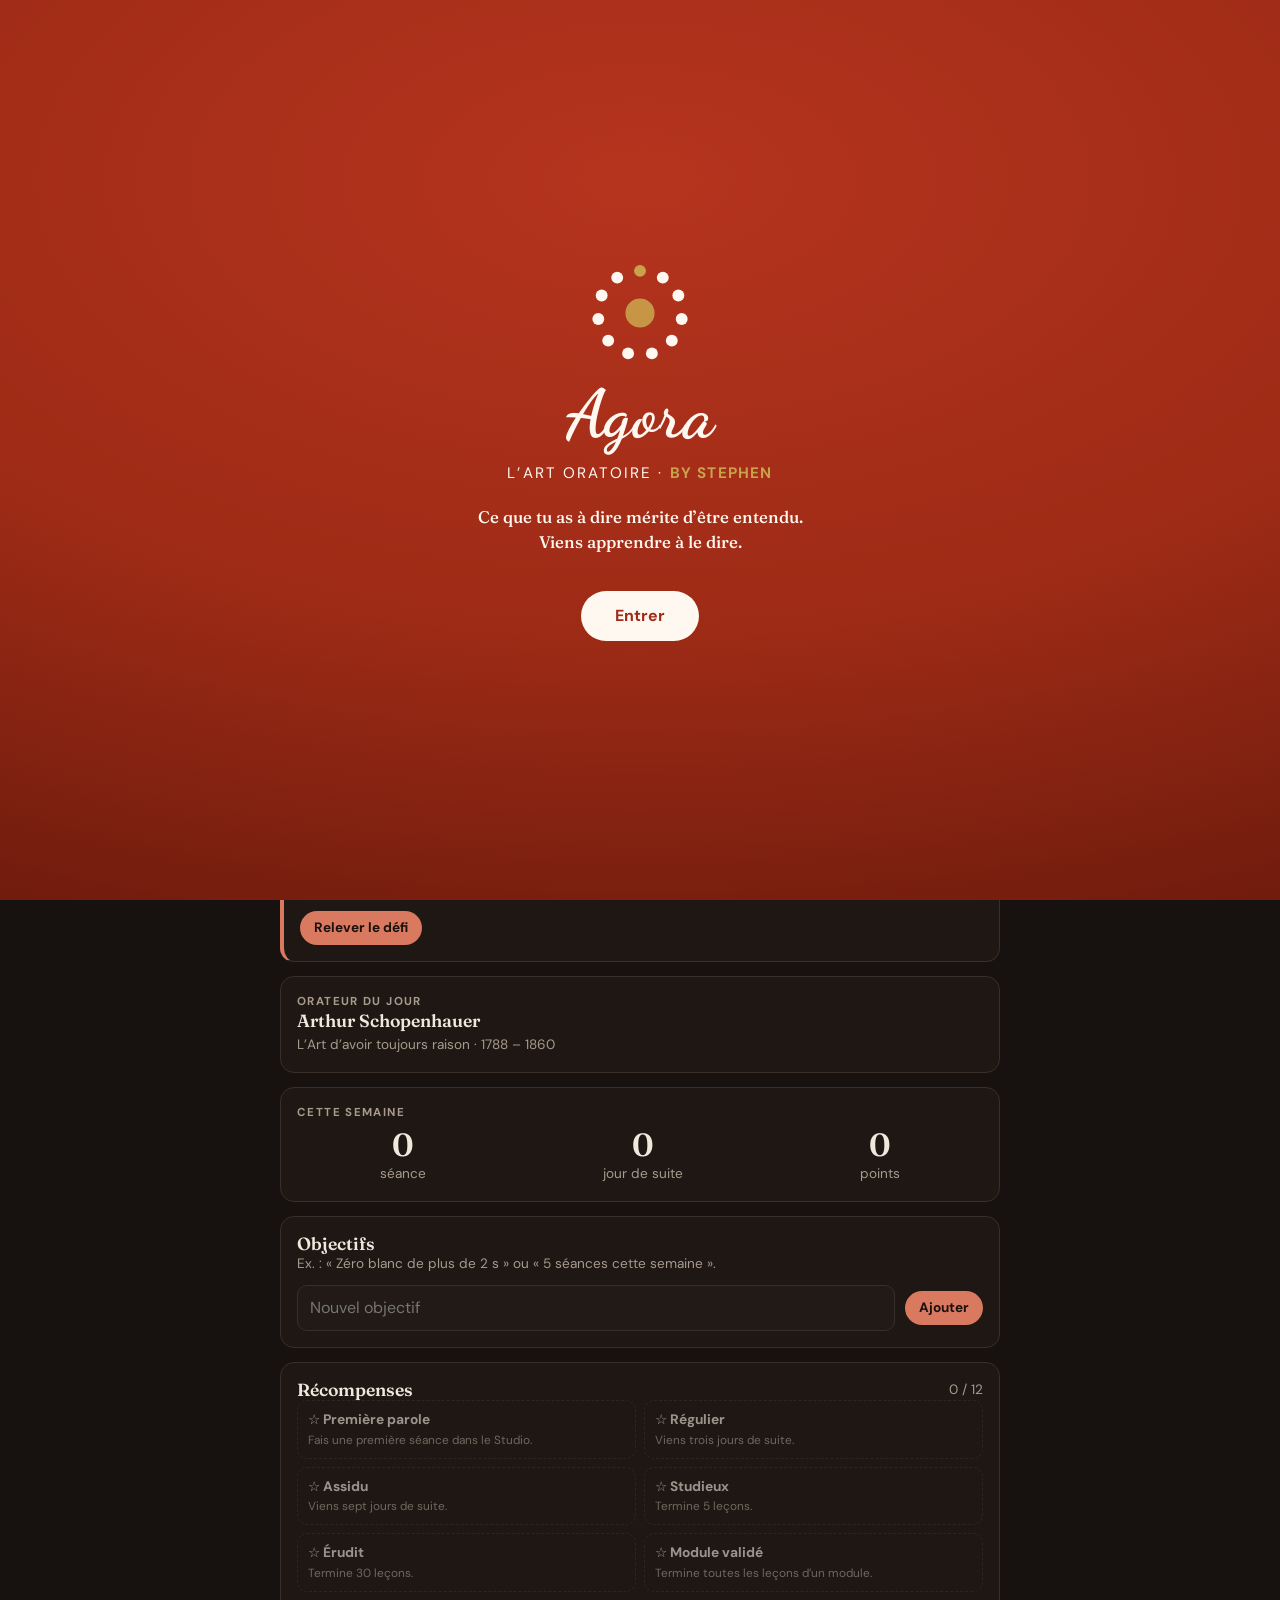
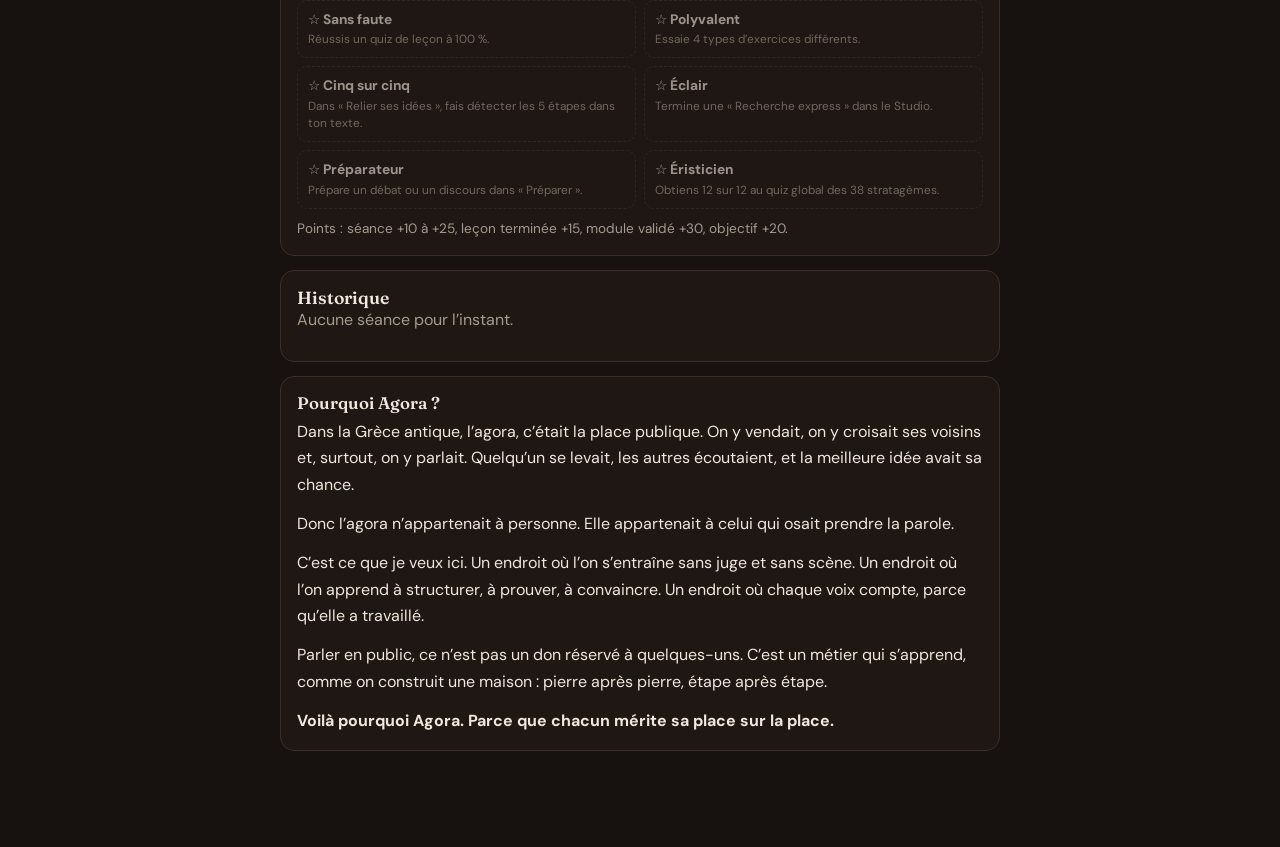
<file: index.html>
<!doctype html>
<html lang="fr">
<head>
<meta charset="utf-8">
<meta name="viewport" content="width=device-width,initial-scale=1,maximum-scale=1,user-scalable=no,viewport-fit=cover">
<meta http-equiv="Content-Security-Policy" content="default-src 'self'; script-src 'self' 'wasm-unsafe-eval'; style-src 'self' 'unsafe-inline'; img-src 'self' data: blob:; media-src 'self' blob:; frame-src https://embed.ted.com https://www.youtube-nocookie.com; font-src 'self'; connect-src 'self' data: blob:; manifest-src 'self'; worker-src 'self'; object-src 'none'; base-uri 'self'; form-action 'none'">
<meta name="referrer" content="no-referrer">
<title>Agora · L’art oratoire</title>
<meta name="description" content="Agora, l’art oratoire, by Stephen. Ton coach de prise de parole.">
<meta name="theme-color" content="#9E2B16">
<meta name="color-scheme" content="light dark">
<meta name="mobile-web-app-capable" content="yes">
<meta name="apple-mobile-web-app-capable" content="yes">
<meta name="apple-mobile-web-app-title" content="Agora">
<meta name="apple-mobile-web-app-status-bar-style" content="default">
<link rel="manifest" href="manifest.webmanifest">
<link rel="icon" type="image/png" sizes="192x192" href="icons/icon-192.png">
<link rel="apple-touch-icon" href="icons/apple-touch-icon.png">
<link rel="stylesheet" href="style.css">
<script src="theme-boot.js"></script>
</head>
<body>
<div id="cover" class="cover" role="dialog" aria-label="Agora">
  <div class="cmark" aria-hidden="true"><svg xmlns="http://www.w3.org/2000/svg" viewBox="0 0 200 200"><circle cx="100.0" cy="22.0" r="11" fill="#C9A24B"/><circle cx="142.2" cy="34.4" r="11" fill="#C2391F"/><circle cx="171.0" cy="67.6" r="11" fill="#C2391F"/><circle cx="177.2" cy="111.1" r="11" fill="#C2391F"/><circle cx="158.9" cy="151.1" r="11" fill="#C2391F"/><circle cx="122.0" cy="174.8" r="11" fill="#C2391F"/><circle cx="78.0" cy="174.8" r="11" fill="#C2391F"/><circle cx="41.1" cy="151.1" r="11" fill="#C2391F"/><circle cx="22.8" cy="111.1" r="11" fill="#C2391F"/><circle cx="29.0" cy="67.6" r="11" fill="#C2391F"/><circle cx="57.8" cy="34.4" r="11" fill="#C2391F"/><circle cx="100" cy="100" r="27" fill="#C2391F"/></svg></div>
  <h1 class="cname">Agora</h1>
  <p class="csub">L’art oratoire · <i>by Stephen</i></p>
  <p class="cquote">Ce que tu as à dire mérite d’être entendu. Viens apprendre à le dire.</p>
  <button id="coverGo" class="cgo" type="button">Entrer</button>
</div>
<div id="app"><noscript><p class="nojs">Agora a besoin de JavaScript pour fonctionner.</p></noscript></div>
<nav id="tabbar" class="tabbar"></nav>
<script src="app.js?v=4824361d80"></script>
</body>
</html>
</file>
<file: style.css>
:root{
  --bg:#f6f1e9;--surface:#fffdf9;--surface2:#efe8dc;--fg:#231a17;--muted:#6f625a;--line:#ddd2c3;
  --accent:#B5341E;--accent-fg:#fff8f0;--gold:#a87a1f;--ok:#2e6b4a;--warn:#a05a12;--bad:#a02a2a;
  --purple:#6b3f8a;--logos:#2f5d8a;--ethos:#8a2b2b;--pathos:#a87a1f;--tab-h:64px;
  --serif:'Fraunces',Georgia,'Times New Roman',serif;--sans:'DM Sans',system-ui,-apple-system,'Segoe UI',sans-serif;
}
@media (prefers-color-scheme:dark){:root:not([data-theme="light"]){
  --bg:#17120f;--surface:#211a16;--surface2:#2a211c;--fg:#f0e8dc;--muted:#a89a8c;--line:#3a2f28;
  --accent:#d9795f;--accent-fg:#1a110d;--gold:#d8ab55;--ok:#6fbf93;--warn:#e0a35a;--bad:#e27a7a;
  --logos:#7fb0e0;--purple:#b98ad9;--ethos:#d9795f;--pathos:#d8ab55;color-scheme:dark}}
:root[data-theme="dark"]{
  --bg:#17120f;--surface:#211a16;--surface2:#2a211c;--fg:#f0e8dc;--muted:#a89a8c;--line:#3a2f28;
  --accent:#d9795f;--accent-fg:#1a110d;--gold:#d8ab55;--ok:#6fbf93;--warn:#e0a35a;--bad:#e27a7a;
  --logos:#7fb0e0;--purple:#b98ad9;--ethos:#d9795f;--pathos:#d8ab55;color-scheme:dark}
*{box-sizing:border-box}
body{background:var(--bg);color:var(--fg);font-family:var(--sans);font-size:16px;line-height:1.5;
  padding-left:max(16px,env(safe-area-inset-left,0px));padding-right:max(16px,env(safe-area-inset-right,0px));
  padding-block:0 calc(var(--tab-h) + 24px + env(safe-area-inset-bottom,0px))}
#app{max-width:720px;margin:0 auto;padding-top:16px}
h1,h2,h3{font-family:var(--serif);font-weight:600;line-height:1.2;text-wrap:balance;margin:0}
h1{font-size:1.9rem}h2{font-size:1.35rem;margin-top:8px}h3{font-size:1.1rem}
p{margin:0 0 .8em}
.muted{color:var(--muted)}.small{font-size:.85rem}.eyebrow{font-size:.72rem;letter-spacing:.12em;text-transform:uppercase;color:var(--muted);font-weight:600}
.stack{display:flex;flex-direction:column;gap:14px}.row{display:flex;gap:10px;flex-wrap:wrap;align-items:center}
.grid2{display:grid;grid-template-columns:1fr 1fr;gap:10px}
@media(max-width:420px){.grid2{grid-template-columns:1fr}}
.card{background:var(--surface);border:1px solid var(--line);border-radius:14px;padding:16px;min-width:0}
.card.tap{cursor:pointer;text-align:left;width:100%;font:inherit;color:inherit}
.card.tap:hover{border-color:var(--accent)}
button,input,textarea,select{font:inherit;color:inherit}
.btn{background:var(--accent);color:var(--accent-fg);border:0;border-radius:999px;padding:11px 20px;font-weight:600;cursor:pointer;min-height:44px}
.btn.ghost{background:transparent;color:var(--fg);border:1px solid var(--line)}
.btn.small{padding:6px 14px;min-height:34px;font-size:.85rem}
.btn:disabled{opacity:.5;cursor:default}
.chip{border:1px solid var(--line);background:var(--surface);color:var(--fg);border-radius:999px;padding:6px 14px;cursor:pointer;font-size:.9rem}
.chip.on{background:var(--fg);color:var(--bg);border-color:var(--fg)}
textarea,input[type=text],input[type=search]{width:100%;background:var(--surface);border:1px solid var(--line);border-radius:10px;padding:10px 12px}
textarea{min-height:120px;resize:vertical}
.tabbar{position:fixed;left:0;right:0;bottom:0;background:var(--surface);border-top:1px solid var(--line);display:flex;
  padding:6px max(8px,env(safe-area-inset-right,0px)) calc(6px + env(safe-area-inset-bottom,0px)) max(8px,env(safe-area-inset-left,0px));z-index:20}
.tabbar button{flex:1;background:none;border:0;padding:6px 2px;color:var(--muted);font-size:.72rem;display:flex;flex-direction:column;align-items:center;gap:2px;cursor:pointer;min-height:44px}
.tabbar button.on{color:var(--accent);font-weight:700}
.tabbar svg{width:22px;height:22px}
.top{display:flex;justify-content:space-between;align-items:center;gap:10px;margin-bottom:14px}
.pill{display:inline-block;white-space:nowrap;border:1px solid var(--line);border-radius:999px;padding:2px 10px;font-size:.78rem;color:var(--muted)}
.bar{height:8px;border-radius:99px;background:var(--surface2);overflow:hidden}
.bar>i{display:block;height:100%;background:var(--accent)}
.pillars{display:grid;grid-template-columns:repeat(3,1fr);gap:10px}
.pil{text-align:center}.pil b{font-family:var(--serif);font-size:2rem;display:block;line-height:1}
.metric{display:flex;justify-content:space-between;gap:12px;padding:8px 0;border-bottom:1px solid var(--line)}
.metric:last-child{border-bottom:0}.metric b{white-space:nowrap}
.tag-ok{color:var(--ok)}.tag-warn{color:var(--warn)}.tag-bad{color:var(--bad)}
mark.tic{background:color-mix(in srgb,var(--bad) 25%,transparent);color:inherit;border-radius:3px}
mark.att{background:color-mix(in srgb,var(--warn) 25%,transparent);color:inherit;border-radius:3px}
mark.vag{background:color-mix(in srgb,var(--logos) 25%,transparent);color:inherit;border-radius:3px}
.callout{border-left:4px solid var(--gold);background:var(--surface2);border-radius:8px;padding:10px 14px;font-size:.9rem}
.callout.info{border-color:var(--logos)}
.chart{width:100%;height:120px;display:block}
.rec{width:88px;height:88px;border-radius:50%;border:0;background:var(--accent);color:var(--accent-fg);font-weight:700;cursor:pointer;margin:auto}
.rec.live{animation:pulse 1.2s infinite}
@keyframes pulse{50%{box-shadow:0 0 0 14px color-mix(in srgb,var(--accent) 20%,transparent)}}
.timer{font-family:var(--serif);font-size:2.4rem;text-align:center}
.opt{display:block;width:100%;text-align:left;background:var(--surface);border:1px solid var(--line);border-radius:10px;padding:10px 14px;margin-top:8px;cursor:pointer}
.opt.good{border-color:var(--ok)}.opt.badc{border-color:var(--bad)}
.hscroll{display:flex;gap:8px;overflow-x:auto;padding-bottom:4px}
.hr{border:0;border-top:1px solid var(--line);margin:8px 0}
a{color:var(--accent)}
pre.brief{white-space:pre-wrap;background:var(--surface2);border-radius:10px;padding:12px;font-family:var(--sans);font-size:.85rem;margin:0}
@media (prefers-reduced-motion:reduce){.rec.live{animation:none}}

.lead{font-family:var(--serif);font-size:1.15rem;line-height:1.5;margin:0}
.prose h3{margin:18px 0 6px;font-size:1.05rem}.prose h3:first-child{margin-top:0}
.prose p{line-height:1.65}
.box{border-left:4px solid var(--gold);background:var(--surface2);border-radius:10px;padding:12px 14px;font-size:.95rem}
.box>b{display:block;font-size:.72rem;letter-spacing:.1em;text-transform:uppercase;margin-bottom:4px}
.box ul{margin:0;padding-left:18px}.box li{margin:3px 0}
.b-ret{border-color:var(--gold)}.b-ret>b{color:var(--gold)}
.b-err{border-color:var(--bad)}.b-err>b{color:var(--bad)}
.b-met{border-color:var(--logos)}.b-met>b{color:var(--logos)}
.b-exo{border-color:var(--purple)}.b-exo>b{color:var(--purple)}
.timer.ended{color:var(--bad)}

.brand{display:flex;align-items:center;gap:12px;margin-bottom:14px}
.brand .logo svg{width:46px;height:46px;display:block}
.brand b{display:block;font-family:'Dancing Script','Fraunces',cursive;font-weight:700;letter-spacing:.01em;font-size:2rem;line-height:1}
.brand span:not(.logo){font-size:.78rem;color:var(--muted);letter-spacing:.04em}
.brand span i{font-style:normal;font-weight:700;color:var(--gold)}

.rank{border-color:var(--gold)}
.badges{display:grid;grid-template-columns:1fr 1fr;gap:8px}
.badge{border:1px dashed var(--line);border-radius:10px;padding:8px 10px;display:flex;flex-direction:column;gap:2px;opacity:.6}
.badge b{font-size:.86rem}.badge span{font-size:.74rem;color:var(--muted)}
.badge.on{opacity:1;border:1px solid var(--gold);background:color-mix(in srgb,var(--gold) 12%,transparent)}
.lvl{display:flex;flex-direction:column;gap:6px}
.toasts{position:fixed;left:0;right:0;bottom:calc(76px + env(safe-area-inset-bottom,0px));display:flex;flex-direction:column;align-items:center;gap:6px;pointer-events:none;z-index:50;padding:0 16px}
.toast{background:var(--fg);color:var(--bg);border-radius:999px;padding:8px 16px;font-size:.85rem;box-shadow:0 4px 14px rgba(0,0,0,.25);animation:tin .25s ease-out}
.toast.big{background:var(--accent);color:var(--accent-fg);font-weight:600;padding:10px 18px}
@keyframes tin{from{opacity:0;transform:translateY(8px)}to{opacity:1;transform:none}}
@media (max-width:360px){.badges{grid-template-columns:1fr}}

.cats{display:grid;grid-template-columns:1fr 1fr;gap:10px}
.cat{display:flex;flex-direction:column;gap:4px;text-align:left;font:inherit;color:inherit;background:var(--surface2);border:1px solid var(--line);border-radius:12px;padding:12px;cursor:pointer;min-width:0}
.cat b{font-size:1rem}.cat span{color:var(--muted);font-size:.8rem;line-height:1.3}
.cat:hover{border-color:var(--accent)}
.exgrp{display:flex;flex-direction:column;gap:6px}



.exgrp{display:grid;grid-template-columns:1fr 1fr;gap:8px}
.exgrp .eyebrow{grid-column:1/-1;margin-top:6px}
.exitem{display:flex;flex-direction:column;gap:2px;text-align:left;font:inherit;color:inherit;background:var(--surface);border:1px solid var(--line);border-radius:12px;padding:10px 12px;cursor:pointer;min-width:0}
.exitem b{font-size:.95rem;line-height:1.25}.exitem b em{font-style:normal;color:var(--accent)}
.exitem span{color:var(--muted);font-size:.75rem;line-height:1.3}
.exitem.on{border-color:var(--accent);background:var(--surface2);box-shadow:inset 3px 0 0 var(--accent)}
.exitem.hot b{color:var(--accent)}.exitem.wide{grid-column:1/-1}
.vsw{display:flex;gap:6px;background:var(--surface2);border:1px solid var(--line);border-radius:12px;padding:4px}
.vsw button{flex:1;font:inherit;color:var(--muted);background:transparent;border:0;border-radius:9px;padding:9px 6px;cursor:pointer}
.vsw button.on{background:var(--fg);color:var(--bg)}

/* Studio simplifié : une étape à la fois */
.exitem span{display:none}
details.pick{padding:0 16px}
details.pick>summary{cursor:pointer;list-style:none;display:flex;flex-direction:column;gap:2px;padding:14px 22px 14px 0;position:relative}
details.pick>summary::-webkit-details-marker{display:none}
details.pick>summary b{font-size:1.1rem}
details.pick>summary::after{content:'▾';position:absolute;right:0;top:50%;transform:translateY(-50%);opacity:.6}
details.pick[open]>summary::after{content:'▴'}
details.pick>.stack{padding-bottom:16px}
.exhero.mini{padding:14px 16px}
.exhero.mini h2{font-size:1.15rem;margin:4px 0 2px}
.exhero.mini p{margin:0;font-size:.9rem}
details.more{border:1px solid var(--line,rgba(255,255,255,.12));border-radius:16px;padding:0 14px}
details.more>summary{cursor:pointer;padding:14px 0;font-weight:600;list-style:none}
details.more>summary::-webkit-details-marker{display:none}
details.more>summary::after{content:' ▾';opacity:.6}
details.more[open]>summary::after{content:' ▴'}
details.more>.stack{padding-bottom:14px}

/* Studio : liste puis écran d'exercice */
.exlist{display:flex;flex-direction:column;gap:8px}
.excard{display:flex;align-items:center;gap:10px;text-align:left;font:inherit;color:inherit;background:var(--surface);border:1px solid var(--line);border-radius:14px;padding:16px;cursor:pointer;min-height:56px}
.excard .excn{font-weight:600;font-size:1.02rem;flex:1;min-width:0}
.excard .excd{color:var(--muted);font-size:.82rem}
.excg{color:var(--muted);font-size:1.3rem;line-height:1}
.excard:active{background:var(--surface2)}
.top .back{background:none;border:0;color:var(--accent);font:inherit;font-weight:600;padding:8px 0;cursor:pointer;display:block}
.optrow{display:flex;align-items:center;gap:10px;text-align:left;width:100%}
.optrow>span.muted{flex:1}
.tcol{flex-direction:column;align-items:flex-start;gap:2px}

.exsel{display:flex;align-items:center;gap:10px;flex-wrap:wrap}.exsel b{flex:1;font-size:1.05rem;min-width:0}.exsel .excg{color:var(--accent);font-size:.9rem}

.ambbtn{display:flex;align-items:center;gap:10px;flex-wrap:wrap;text-align:left}.ambbtn b{flex:1;min-width:0}.ambbtn.on{border-color:var(--accent)}

.exgcs{display:grid;grid-template-columns:1fr 1fr;gap:10px}.exgc{display:flex;flex-direction:column;gap:4px;text-align:left;font:inherit;color:inherit;background:var(--surface);border:1px solid var(--line);border-radius:14px;padding:14px;min-height:112px;cursor:pointer}.exgc b{font-size:1rem;line-height:1.25}.exgc span{color:var(--muted);font-size:.8rem;line-height:1.3}.exgc em{font-style:normal;margin-top:auto;color:var(--accent);font-size:.8rem}@media(max-width:360px){.exgcs{grid-template-columns:1fr}}

.extx{background:var(--surface2);color:var(--fg);border:1px solid var(--line);border-left:4px solid var(--accent);border-radius:12px;padding:14px 16px;display:flex;flex-direction:column;gap:8px}.extx h2{margin:0;font-size:1.05rem;color:var(--fg)}.extx p{margin:0;line-height:1.55}.extn{display:inline-block;min-width:1.4em;margin-right:8px;font-size:.75rem;font-weight:700;color:var(--accent);opacity:.9}

.exgn{display:block;font-size:.72rem;opacity:.7;margin-top:6px;line-height:1.35}.exgc-top{grid-column:1/-1;border-color:var(--accent,#e07a5f)}

.exmeta{display:flex;flex-wrap:wrap;gap:6px;margin:2px 0}.exmeta span{font-size:.75rem;padding:3px 9px;border:1px solid var(--line);border-radius:999px;color:var(--muted)}.exverd{font-size:.85rem;font-weight:600}.exverd.ok{color:var(--ok)}.exverd.warn{color:var(--warn)}.excut{border-top:2px solid var(--gold);color:var(--gold);font-size:.72rem;font-weight:700;letter-spacing:.06em;text-transform:uppercase;padding-top:3px;margin:2px 0}
.extl{font-size:1.05rem;line-height:1.7}.extx h2{font-size:1.2rem}

/* ===== Polices hébergées (aucun appel externe) ===== */
@font-face{font-family:'Dancing Script';font-weight:700;font-style:normal;font-display:swap;src:url(fonts/dancing-script-latin-700-normal.woff2) format('woff2')}
@font-face{font-family:'DM Sans';font-weight:400;font-style:normal;font-display:swap;src:url(fonts/dm-sans-latin-400-normal.woff2) format('woff2')}
@font-face{font-family:'DM Sans';font-weight:500;font-style:normal;font-display:swap;src:url(fonts/dm-sans-latin-500-normal.woff2) format('woff2')}
@font-face{font-family:'DM Sans';font-weight:700;font-style:normal;font-display:swap;src:url(fonts/dm-sans-latin-700-normal.woff2) format('woff2')}
@font-face{font-family:'Fraunces';font-weight:500;font-style:normal;font-display:swap;src:url(fonts/fraunces-latin-500-normal.woff2) format('woff2')}
@font-face{font-family:'Fraunces';font-weight:600;font-style:normal;font-display:swap;src:url(fonts/fraunces-latin-600-normal.woff2) format('woff2')}

/* ===== Mobile / PWA ===== */
:root{padding-top:env(safe-area-inset-top,0px)}
html{-webkit-text-size-adjust:100%;-webkit-tap-highlight-color:transparent}
input,textarea,select{font-size:16px;font-family:inherit;color:var(--fg)}
input[type=date]{width:100%;background:var(--surface);border:1px solid var(--line);border-radius:10px;padding:9px 12px;margin-top:4px;min-height:44px}
.chip,.btn,.tabbar button,.gear{touch-action:manipulation}
.chip{min-height:36px}
.gear{margin-left:auto;background:none;border:1px solid var(--line);border-radius:50%;width:44px;height:44px;color:var(--fg);display:grid;place-items:center;cursor:pointer;flex:none}
.gear svg{width:22px;height:22px}
.banner{border-color:var(--gold);background:var(--surface2)}
.dayc{border-left:4px solid var(--accent)}
.ritem{padding:10px 0;border-bottom:1px solid var(--line);display:flex;flex-direction:column;gap:8px;min-width:0}
.rname{display:flex;flex-direction:column;gap:2px;min-width:0;overflow-wrap:anywhere}
.rname input{margin-bottom:6px}
.col{display:flex;flex-direction:column;gap:6px;flex:none}
code{background:var(--surface2);border-radius:4px;padding:1px 5px;font-size:.85em}
audio{width:100%}
.lock{position:fixed;inset:0;z-index:200;background:var(--bg);display:grid;place-items:center;padding:24px}
.lockbox{max-width:420px;text-align:center}

/* ===== Couverture ===== */
.cover{position:fixed;inset:0;z-index:150;display:flex;flex-direction:column;align-items:center;justify-content:center;gap:14px;text-align:center;
  background:radial-gradient(120% 90% at 50% 20%,#B5341E 0%,#9E2B16 55%,#6e1b0d 100%);color:#fff8f0;
  padding:max(24px,env(safe-area-inset-top,0px)) max(24px,env(safe-area-inset-right,0px)) max(24px,env(safe-area-inset-bottom,0px)) max(24px,env(safe-area-inset-left,0px));transition:opacity .5s ease,transform .5s ease}
.cover.out{opacity:0;transform:scale(1.04);pointer-events:none}
.cover .cmark svg{width:108px;height:108px;display:block}
.cover .cname{font-family:'Dancing Script','Fraunces',cursive;font-weight:700;font-size:4.2rem;line-height:1;margin:0;letter-spacing:.01em}
.cover .csub{margin:0;font-size:.95rem;letter-spacing:.14em;text-transform:uppercase;opacity:.85}
.cover .csub i{font-style:normal;font-weight:700;color:#C9A24B;letter-spacing:.08em}
.cover .cquote{margin:6px 0 0;font-family:'Fraunces',Georgia,serif;font-size:1.05rem;max-width:20em;opacity:.9}
.cover .cgo{margin-top:22px;background:#fff8f0;color:#9E2B16;border:0;border-radius:999px;padding:13px 34px;font-weight:700;font-size:1rem;min-height:48px;cursor:pointer}
.cover .cgo:focus-visible{outline:3px solid #C9A24B;outline-offset:3px}
.nojs{padding:24px;text-align:center}

/* ===== Animations sobres (désactivées si l'utilisateur le demande) ===== */
@media (prefers-reduced-motion:no-preference){
  @keyframes up{from{opacity:0;transform:translateY(10px)}to{opacity:1;transform:none}}
  @keyframes cin{from{opacity:0;transform:translateY(14px)}to{opacity:1;transform:none}}
  @keyframes spin{to{transform:rotate(360deg)}}
  #app .stack>*{animation:up .38s ease-out both}
  #app .stack>*:nth-child(2){animation-delay:.04s}#app .stack>*:nth-child(3){animation-delay:.08s}#app .stack>*:nth-child(4){animation-delay:.12s}
  #app .stack>*:nth-child(5){animation-delay:.16s}#app .stack>*:nth-child(n+6){animation-delay:.2s}
  .cover .cmark svg{animation:spin 48s linear infinite}
  .cover .cname{animation:cin .8s .1s ease-out both}.cover .csub{animation:cin .8s .25s ease-out both}.cover .cquote{animation:cin .8s .4s ease-out both}.cover .cgo{animation:cin .8s .55s ease-out both}
  .bar>i{transition:width .6s ease}
  .btn,.chip,.card.tap{transition:transform .12s ease,border-color .15s ease}
  .btn:active,.chip:active,.card.tap:active{transform:scale(.97)}
}
@media (prefers-reduced-motion:reduce){.cover{transition:none}}
.cover .cmark circle{fill:#fff8f0}.cover .cmark circle:first-child{fill:#C9A24B}.cover .cmark circle:last-child{fill:#C9A24B;opacity:.9}
.exp .pil b{font-size:1.3rem}.exth{margin:4px 0}
details summary{cursor:pointer;min-height:32px}
pre.brief{white-space:pre-wrap;overflow-wrap:anywhere}
.hscroll .chip{white-space:nowrap;flex:none}
/* ===== Recherche express : mise en avant ===== */
.exhero{display:block;width:100%;text-align:left;border:0;border-radius:18px;padding:18px 18px 16px;color:#fff8f0;cursor:pointer;
  background:linear-gradient(135deg,#B5341E 0%,#8a2412 70%);box-shadow:0 6px 18px rgba(158,43,22,.28);position:relative;overflow:hidden;font:inherit}
.exhero::after{content:"";position:absolute;right:-30px;top:-30px;width:130px;height:130px;border-radius:50%;background:rgba(201,162,75,.22)}
.exhero h2{font-family:var(--serif);font-size:1.6rem;margin:6px 0 10px;color:#fff8f0}
.exhero p{margin:10px 0 0;font-size:.92rem;line-height:1.45;opacity:.95;position:relative}
.exbadge{display:inline-block;background:#C9A24B;color:#2a1608;font-weight:700;font-size:.7rem;letter-spacing:.1em;text-transform:uppercase;border-radius:999px;padding:3px 10px;position:relative}
.exsteps{display:flex;align-items:center;gap:6px;flex-wrap:wrap;font-size:.82rem;position:relative}
.exsteps span{display:inline-flex;align-items:center;gap:6px;background:rgba(255,248,240,.16);border-radius:999px;padding:4px 10px 4px 5px;white-space:nowrap}
.exsteps b{display:inline-grid;place-items:center;width:20px;height:20px;border-radius:50%;background:#fff8f0;color:#9E2B16;font-size:.75rem}
.exsteps i{width:10px;height:2px;background:rgba(255,248,240,.5);flex:none}
.exgo{display:inline-block;margin-top:12px;background:#fff8f0;color:#9E2B16;font-weight:700;border-radius:999px;padding:9px 18px;position:relative}
.exhero.on{cursor:default;box-shadow:none}
.chip.hot{border-color:#B5341E;color:#B5341E;font-weight:700}
.chip.hot.on{background:#B5341E;color:#fff8f0;border-color:#B5341E}
@media (prefers-reduced-motion:no-preference){button.exhero:active{transform:scale(.985)}button.exhero{transition:transform .12s ease}}

/* ===== Fond « aurore » : grandes taches douces aux couleurs d'Agora ===== */
:root{--g1:rgba(181,52,30,.20);--g2:rgba(201,162,75,.30);--g3:rgba(60,92,150,.16);--card-a:88%}
@media (prefers-color-scheme:dark){:root:not([data-theme="light"]){--g1:rgba(196,70,44,.40);--g2:rgba(201,162,75,.26);--g3:rgba(52,92,156,.38);--card-a:84%}}
:root[data-theme="dark"]{--g1:rgba(196,70,44,.40);--g2:rgba(201,162,75,.26);--g3:rgba(52,92,156,.38);--card-a:84%}
body::before{content:"";position:fixed;inset:0;z-index:-1;pointer-events:none;
  background:
    radial-gradient(70% 38% at 8% 6%,var(--g1),transparent 72%),
    radial-gradient(60% 34% at 100% 46%,var(--g2),transparent 72%),
    radial-gradient(80% 42% at 30% 102%,var(--g3),transparent 72%)}
.card{background:color-mix(in srgb,var(--surface) var(--card-a),transparent)}
.tabbar{background:color-mix(in srgb,var(--surface) 92%,transparent);-webkit-backdrop-filter:blur(10px);backdrop-filter:blur(10px)}
.exhero,.cover{background-clip:padding-box}
.cover::before{content:none}

/* ===== Objections ===== */
.sw{position:relative;display:inline-block;width:46px;height:28px;flex:none}
.sw input{position:absolute;inset:0;opacity:0;width:100%;height:100%;margin:0;cursor:pointer}
.sw span{position:absolute;inset:0;border-radius:999px;background:var(--line);transition:background .15s}
.sw span::after{content:"";position:absolute;top:3px;left:3px;width:22px;height:22px;border-radius:50%;background:#fff;box-shadow:0 1px 3px rgba(0,0,0,.35);transition:transform .15s}
.sw input:checked+span{background:var(--accent)}.sw input:checked+span::after{transform:translateX(18px)}
.sw input:focus-visible+span{outline:3px solid var(--gold);outline-offset:2px}
.pill.stance{font-weight:700;letter-spacing:.06em}.pill.stance.pour{color:#1f6b3a;border-color:#1f6b3a}.pill.stance.contre{color:#9E2B16;border-color:#9E2B16}
.chip[disabled]{opacity:.45;cursor:not-allowed}
.objlive{position:fixed;left:max(12px,env(safe-area-inset-left,0px));right:max(12px,env(safe-area-inset-right,0px));bottom:calc(env(safe-area-inset-bottom,0px) + 84px);z-index:120;background:#101826;color:#fff8f0;border-radius:16px;padding:14px 16px;border-left:5px solid #C9A24B;box-shadow:0 10px 30px rgba(0,0,0,.45);display:flex;flex-direction:column;gap:6px}
.objlive .eyebrow{color:#E8C46E}.objlive .otxt{font-family:'Fraunces',Georgia,serif;font-size:1.2rem;line-height:1.3}
@media (prefers-reduced-motion:no-preference){.objlive{animation:cin .25s ease-out both}}

/* ===== Écran « mise à jour disponible » (plein écran) ===== */
.updscreen{position:fixed;inset:0;z-index:300;display:flex;align-items:center;justify-content:center;text-align:center;color:#fff8f0;
  background:radial-gradient(120% 90% at 50% 15%,#B5341E 0%,#9E2B16 55%,#6e1b0d 100%);
  padding:max(24px,env(safe-area-inset-top,0px)) max(24px,env(safe-area-inset-right,0px)) max(24px,env(safe-area-inset-bottom,0px)) max(24px,env(safe-area-inset-left,0px))}
.updbox{display:flex;flex-direction:column;align-items:center;gap:14px;max-width:24em}
.updico{color:#E8C46E}
.updbox h1{margin:6px 0 0;font-family:'Fraunces',Georgia,serif;font-size:2rem;line-height:1.15}
.updbox p{margin:0;font-size:1.05rem;line-height:1.45;opacity:.92}
.updgo{margin-top:18px;width:100%;background:#fff8f0;color:#9E2B16;border:0;border-radius:999px;padding:16px 28px;font-weight:700;font-size:1.05rem;min-height:54px;cursor:pointer}
.updgo:disabled{opacity:.8;cursor:default}.updgo:focus-visible,.updlater:focus-visible{outline:3px solid #C9A24B;outline-offset:3px}
.updlater{background:transparent;border:0;color:#fff8f0;opacity:.8;text-decoration:underline;font-size:.95rem;padding:10px 16px;min-height:44px;cursor:pointer}
.updby{margin-top:10px;font-family:'Dancing Script','Fraunces',cursive;font-weight:700;font-size:1.4rem;color:#E8C46E}
@media (prefers-reduced-motion:no-preference){.updico{animation:spin 6s linear infinite}.updscreen{animation:cin .3s ease-out both}}

html,body{touch-action:pan-x pan-y;-webkit-text-size-adjust:100%}
</file>
